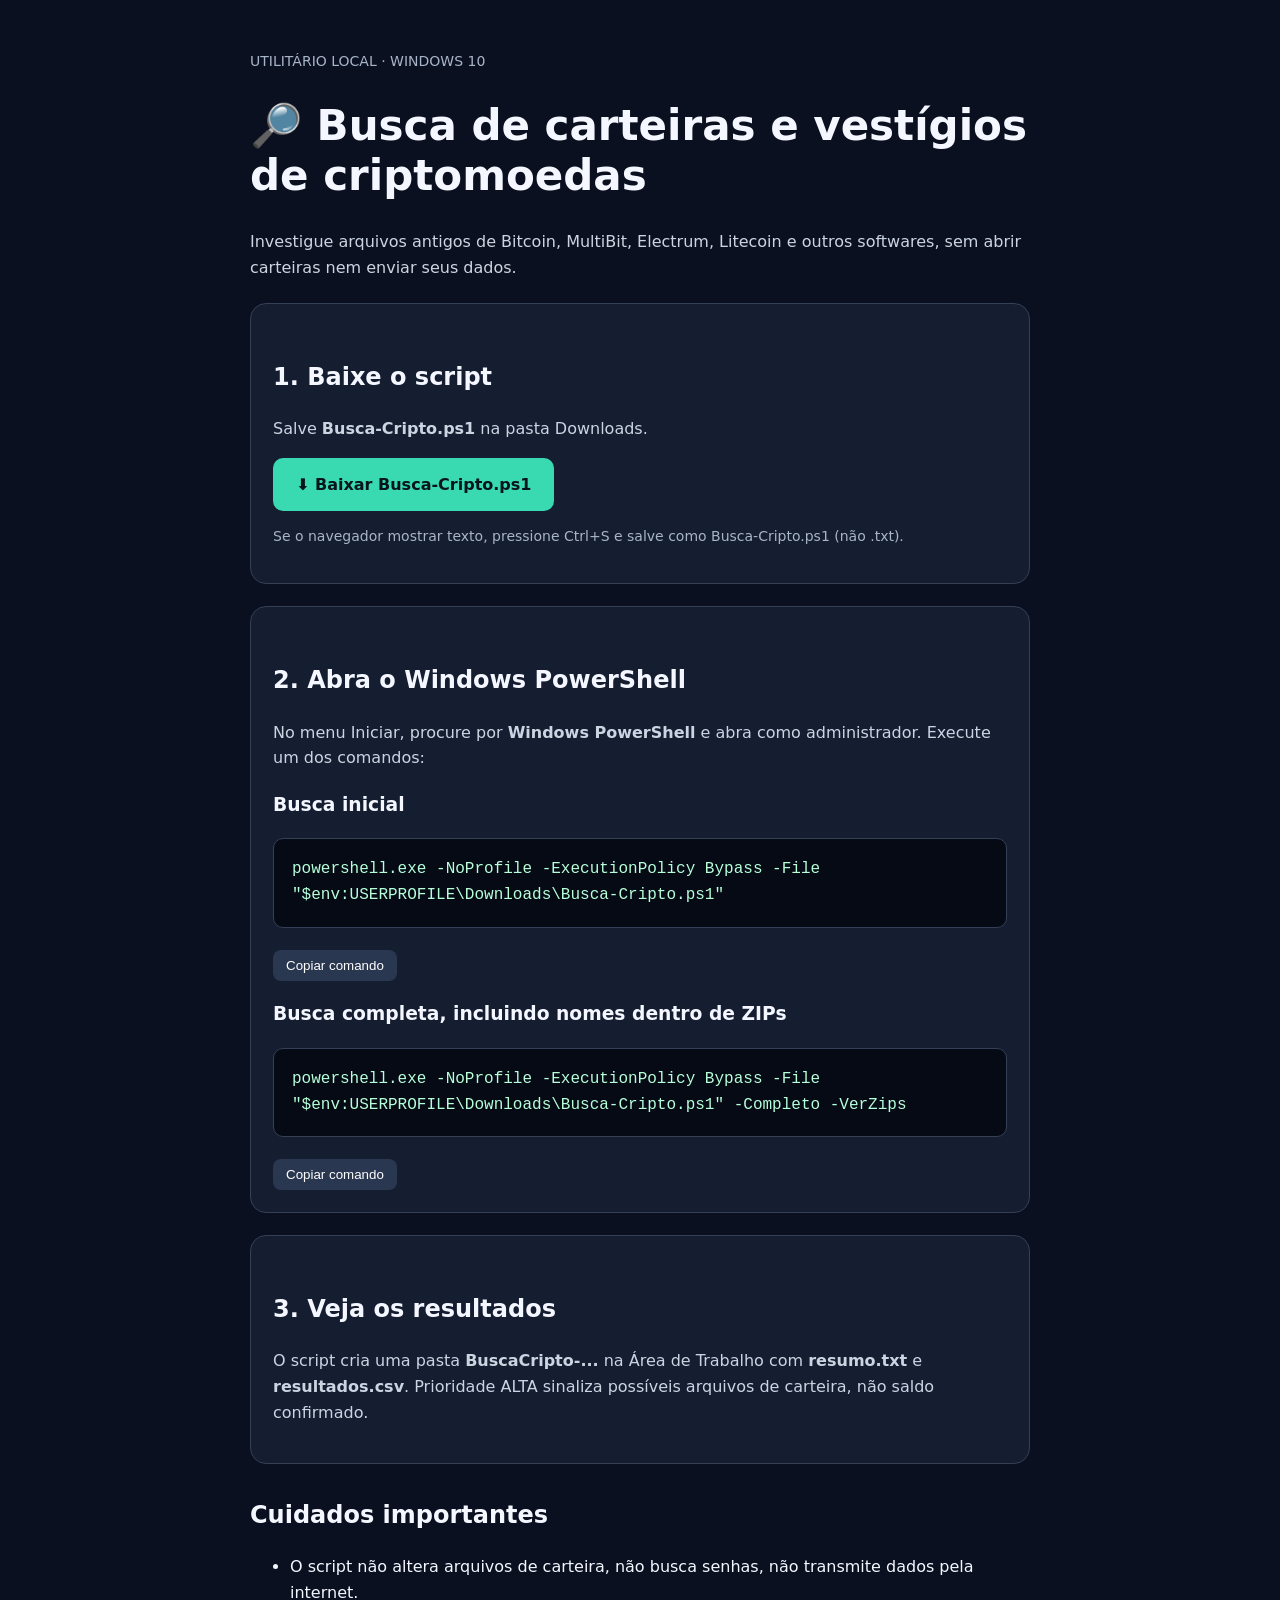
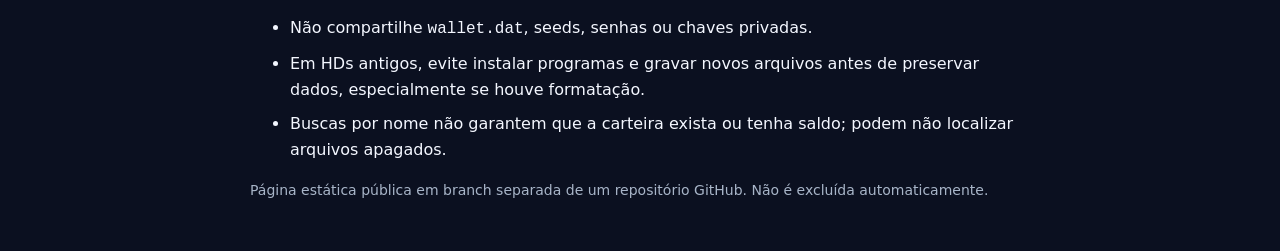
<file: busca-cripto/index.html>
<!doctype html>
<html lang="pt-BR"><head><meta charset="utf-8"><meta name="viewport" content="width=device-width,initial-scale=1"><title>Busca de Carteiras Cripto — Windows 10</title>
<style>body{margin:0;background:#0b1020;color:#f4f7ff;font:16px system-ui,Arial,sans-serif;line-height:1.6}.wrap{max-width:780px;margin:auto;padding:36px 22px}h1{font-size:clamp(28px,5vw,42px);line-height:1.2}h2{margin-top:32px}p{color:#cbd5e1}.card{background:#151d31;border:1px solid #344055;padding:22px;border-radius:16px;margin:22px 0}a.btn{display:inline-block;background:#39d9b2;color:#07141a;font-weight:800;padding:14px 23px;border-radius:10px;text-decoration:none}code,pre{font-family:Consolas,'Courier New',monospace}pre{overflow:auto;white-space:pre-wrap;overflow-wrap:anywhere;background:#050a15;border:1px solid #344055;border-radius:10px;padding:18px;color:#b6ffd9}.muted{font-size:14px;color:#a8b5c8}.copy{background:#293750;border:0;color:white;border-radius:8px;padding:8px 13px;cursor:pointer;margin-top:6px}li{margin:9px 0}</style></head>
<body><main class="wrap"><p class="muted">UTILITÁRIO LOCAL · WINDOWS 10</p><h1>🔎 Busca de carteiras e vestígios de criptomoedas</h1><p>Investigue arquivos antigos de Bitcoin, MultiBit, Electrum, Litecoin e outros softwares, sem abrir carteiras nem enviar seus dados.</p>
<div class="card"><h2>1. Baixe o script</h2><p>Salve <strong>Busca-Cripto.ps1</strong> na pasta Downloads.</p><a class="btn" href="https://raw.githubusercontent.com/DablioPaiva/portifolio/busca-cripto-temporario-20261112/busca-cripto/Busca-Cripto.ps1" download="Busca-Cripto.ps1">⬇ Baixar Busca-Cripto.ps1</a><p class="muted">Se o navegador mostrar texto, pressione Ctrl+S e salve como Busca-Cripto.ps1 (não .txt).</p></div>
<div class="card"><h2>2. Abra o Windows PowerShell</h2><p>No menu Iniciar, procure por <strong>Windows PowerShell</strong> e abra como administrador. Execute um dos comandos:</p><h3>Busca inicial</h3>
<pre id="normal">powershell.exe -NoProfile -ExecutionPolicy Bypass -File "$env:USERPROFILE\Downloads\Busca-Cripto.ps1"</pre><button class="copy" onclick="copiar('normal',this)">Copiar comando</button>
<h3>Busca completa, incluindo nomes dentro de ZIPs</h3>
<pre id="completo">powershell.exe -NoProfile -ExecutionPolicy Bypass -File "$env:USERPROFILE\Downloads\Busca-Cripto.ps1" -Completo -VerZips</pre><button class="copy" onclick="copiar('completo',this)">Copiar comando</button></div>
<div class="card"><h2>3. Veja os resultados</h2><p>O script cria uma pasta <strong>BuscaCripto-...</strong> na Área de Trabalho com <strong>resumo.txt</strong> e <strong>resultados.csv</strong>. Prioridade ALTA sinaliza possíveis arquivos de carteira, não saldo confirmado.</p></div>
<h2>Cuidados importantes</h2><ul><li>O script não altera arquivos de carteira, não busca senhas, não transmite dados pela internet.</li><li>Não compartilhe <code>wallet.dat</code>, seeds, senhas ou chaves privadas.</li><li>Em HDs antigos, evite instalar programas e gravar novos arquivos antes de preservar dados, especialmente se houve formatação.</li><li>Buscas por nome não garantem que a carteira exista ou tenha saldo; podem não localizar arquivos apagados.</li></ul>
<p class="muted">Página estática pública em branch separada de um repositório GitHub. Não é excluída automaticamente.</p></main>
<script>function copiar(id,button){const v=document.getElementById(id).textContent;navigator.clipboard.writeText(v).then(()=>{button.textContent='Copiado!';setTimeout(()=>button.textContent='Copiar comando',1600)}).catch(()=>{const r=document.createRange();r.selectNodeContents(document.getElementById(id));getSelection().removeAllRanges();getSelection().addRange(r);button.textContent='Selecione e copie'})}</script></body></html>
</file>
